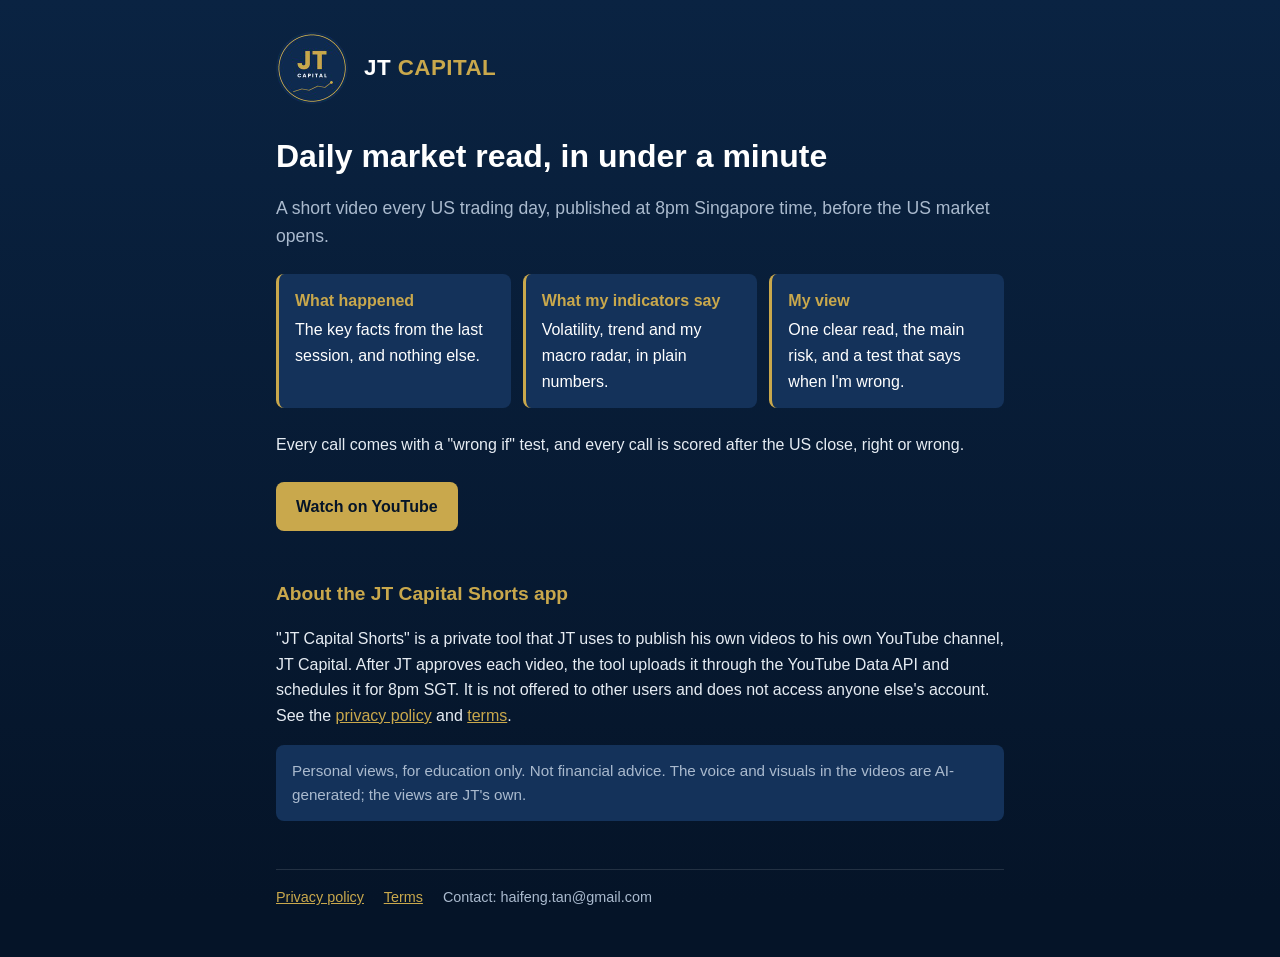
<file: index.html>
<!doctype html>
<html lang="en">
<head>
<meta charset="utf-8">
<meta name="viewport" content="width=device-width, initial-scale=1">
<title>JT Capital · Daily market read</title>
<meta name="description" content="JT Capital: a daily market read in under a minute. What happened, what my indicators say, and my view, with every call logged and scored.">
<link rel="icon" type="image/png" href="[data-uri]">
<link rel="stylesheet" href="style.css">
</head>
<body>
<div class="wrap">
  <header>
    <a href="./" aria-label="JT Capital home"><span class="logo" role="img" aria-label="JT Capital emblem"></span></a>
    <a href="./" class="brand">JT <span>CAPITAL</span></a>
  </header>

  <h1>Daily market read, in under a minute</h1>
  <p class="lead">A short video every US trading day, published at 8pm Singapore time, before the US market opens.</p>

  <div class="pillars">
    <div class="pill"><b>What happened</b>The key facts from the last session, and nothing else.</div>
    <div class="pill"><b>What my indicators say</b>Volatility, trend and my macro radar, in plain numbers.</div>
    <div class="pill"><b>My view</b>One clear read, the main risk, and a test that says when I'm wrong.</div>
  </div>

  <p>Every call comes with a "wrong if" test, and every call is scored after the US close, right or wrong.</p>
  <a class="btn" href="https://www.youtube.com/channel/UClFKPtNfAZzqFfFD7uQlahw">Watch on YouTube</a>

  <h2>About the JT Capital Shorts app</h2>
  <p>"JT Capital Shorts" is a private tool that JT uses to publish his own videos to his own YouTube channel, JT Capital. After JT approves each video, the tool uploads it through the YouTube Data API and schedules it for 8pm SGT. It is not offered to other users and does not access anyone else's account. See the <a href="privacy.html">privacy policy</a> and <a href="terms.html">terms</a>.</p>

  <p class="note">Personal views, for education only. Not financial advice. The voice and visuals in the videos are AI-generated; the views are JT's own.</p>

  <footer>
    <a href="privacy.html">Privacy policy</a>
    <a href="terms.html">Terms</a>
    <span>Contact: haifeng.tan@gmail.com</span>
  </footer>
</div>
</body>
</html>
</file>
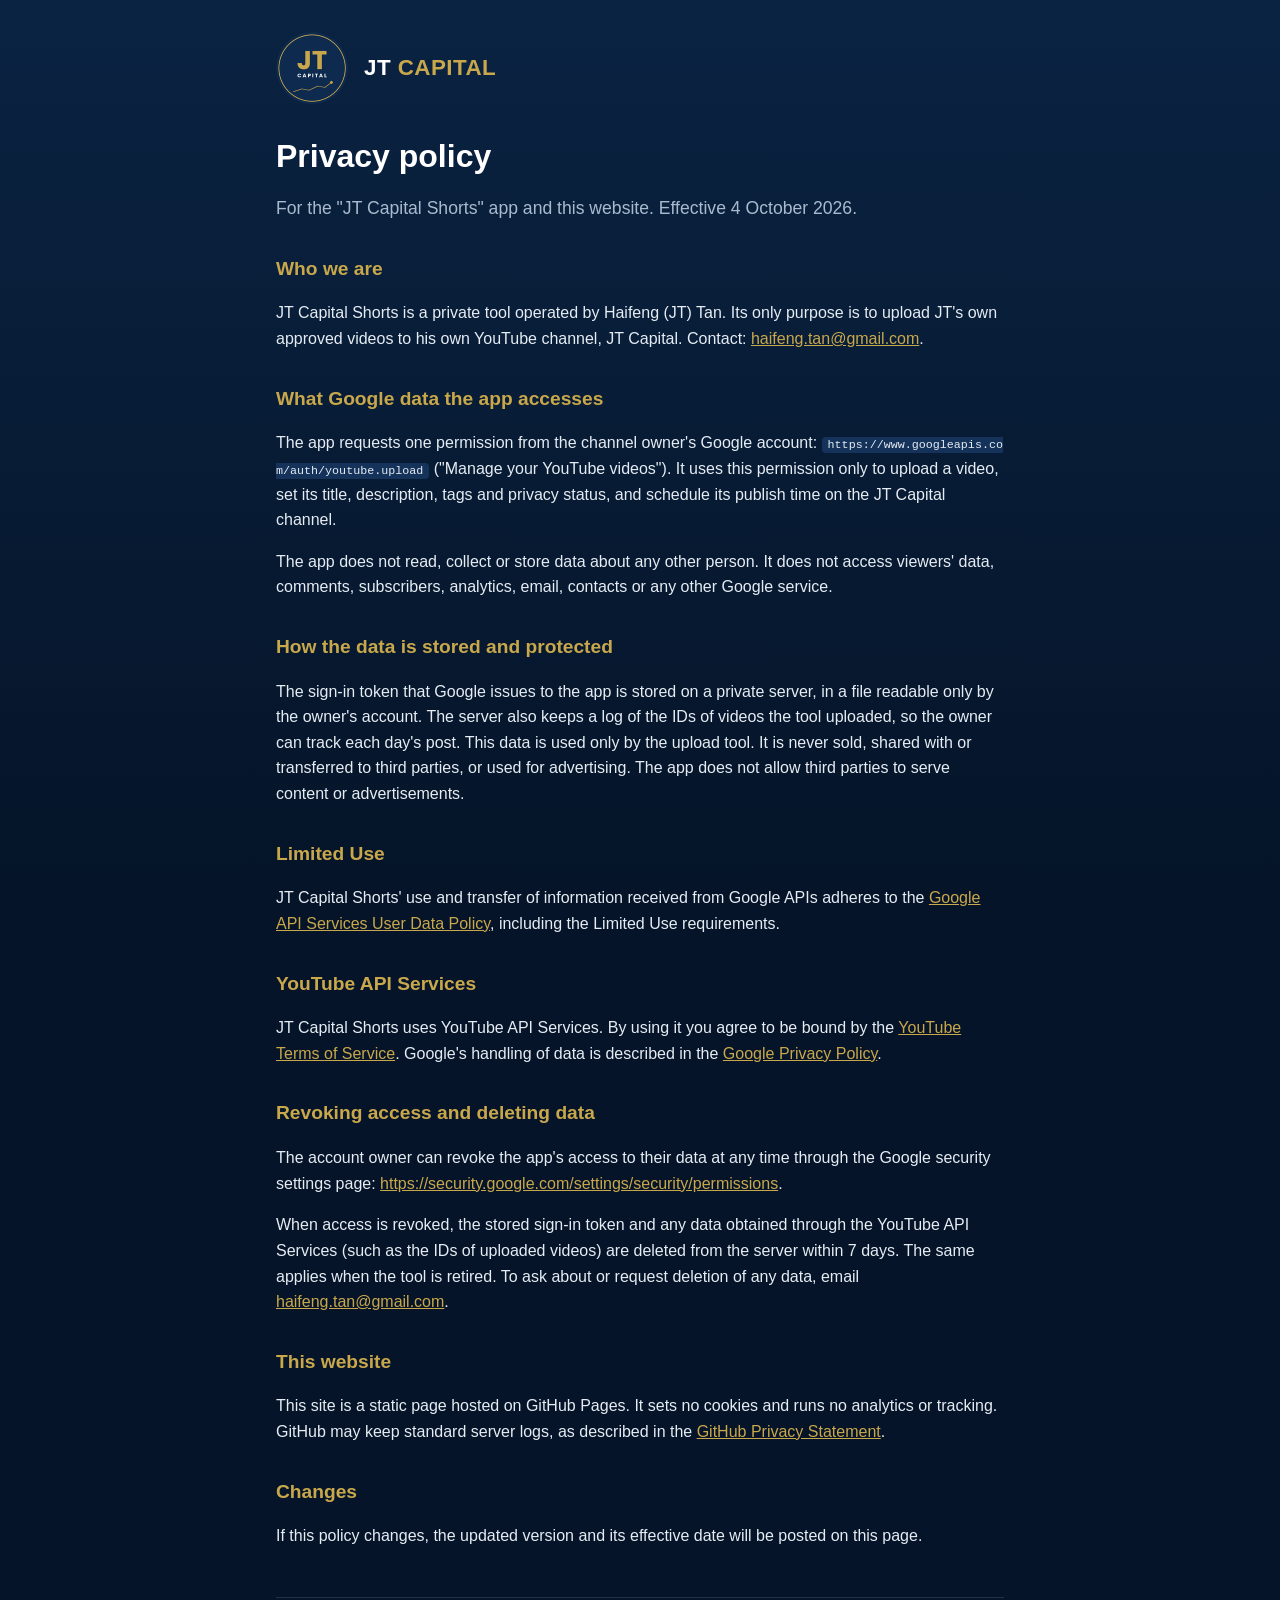
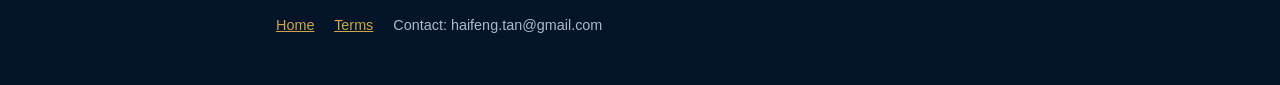
<file: privacy.html>
<!doctype html>
<html lang="en">
<head>
<meta charset="utf-8">
<meta name="viewport" content="width=device-width, initial-scale=1">
<title>Privacy policy · JT Capital</title>
<link rel="icon" type="image/png" href="[data-uri]">
<link rel="stylesheet" href="style.css">
</head>
<body>
<div class="wrap">
  <header>
    <a href="./" aria-label="JT Capital home"><span class="logo" role="img" aria-label="JT Capital emblem"></span></a>
    <a href="./" class="brand">JT <span>CAPITAL</span></a>
  </header>

  <h1>Privacy policy</h1>
  <p class="lead">For the "JT Capital Shorts" app and this website. Effective 4 October 2026.</p>

  <h2>Who we are</h2>
  <p>JT Capital Shorts is a private tool operated by Haifeng (JT) Tan. Its only purpose is to upload JT's own approved videos to his own YouTube channel, JT Capital. Contact: <a href="mailto:haifeng.tan@gmail.com">haifeng.tan@gmail.com</a>.</p>

  <h2>What Google data the app accesses</h2>
  <p>The app requests one permission from the channel owner's Google account: <code>https://www.googleapis.com/auth/youtube.upload</code> ("Manage your YouTube videos"). It uses this permission only to upload a video, set its title, description, tags and privacy status, and schedule its publish time on the JT Capital channel.</p>
  <p>The app does not read, collect or store data about any other person. It does not access viewers' data, comments, subscribers, analytics, email, contacts or any other Google service.</p>

  <h2>How the data is stored and protected</h2>
  <p>The sign-in token that Google issues to the app is stored on a private server, in a file readable only by the owner's account. The server also keeps a log of the IDs of videos the tool uploaded, so the owner can track each day's post. This data is used only by the upload tool. It is never sold, shared with or transferred to third parties, or used for advertising. The app does not allow third parties to serve content or advertisements.</p>

  <h2>Limited Use</h2>
  <p>JT Capital Shorts' use and transfer of information received from Google APIs adheres to the <a href="https://developers.google.com/terms/api-services-user-data-policy">Google API Services User Data Policy</a>, including the Limited Use requirements.</p>

  <h2>YouTube API Services</h2>
  <p>JT Capital Shorts uses YouTube API Services. By using it you agree to be bound by the <a href="https://www.youtube.com/t/terms">YouTube Terms of Service</a>. Google's handling of data is described in the <a href="http://www.google.com/policies/privacy">Google Privacy Policy</a>.</p>

  <h2>Revoking access and deleting data</h2>
  <p>The account owner can revoke the app's access to their data at any time through the Google security settings page: <a href="https://security.google.com/settings/security/permissions">https://security.google.com/settings/security/permissions</a>.</p>
  <p>When access is revoked, the stored sign-in token and any data obtained through the YouTube API Services (such as the IDs of uploaded videos) are deleted from the server within 7 days. The same applies when the tool is retired. To ask about or request deletion of any data, email <a href="mailto:haifeng.tan@gmail.com">haifeng.tan@gmail.com</a>.</p>

  <h2>This website</h2>
  <p>This site is a static page hosted on GitHub Pages. It sets no cookies and runs no analytics or tracking. GitHub may keep standard server logs, as described in the <a href="https://docs.github.com/en/site-policy/privacy-policies/github-general-privacy-statement">GitHub Privacy Statement</a>.</p>

  <h2>Changes</h2>
  <p>If this policy changes, the updated version and its effective date will be posted on this page.</p>

  <footer>
    <a href="./">Home</a>
    <a href="terms.html">Terms</a>
    <span>Contact: haifeng.tan@gmail.com</span>
  </footer>
</div>
</body>
</html>
</file>
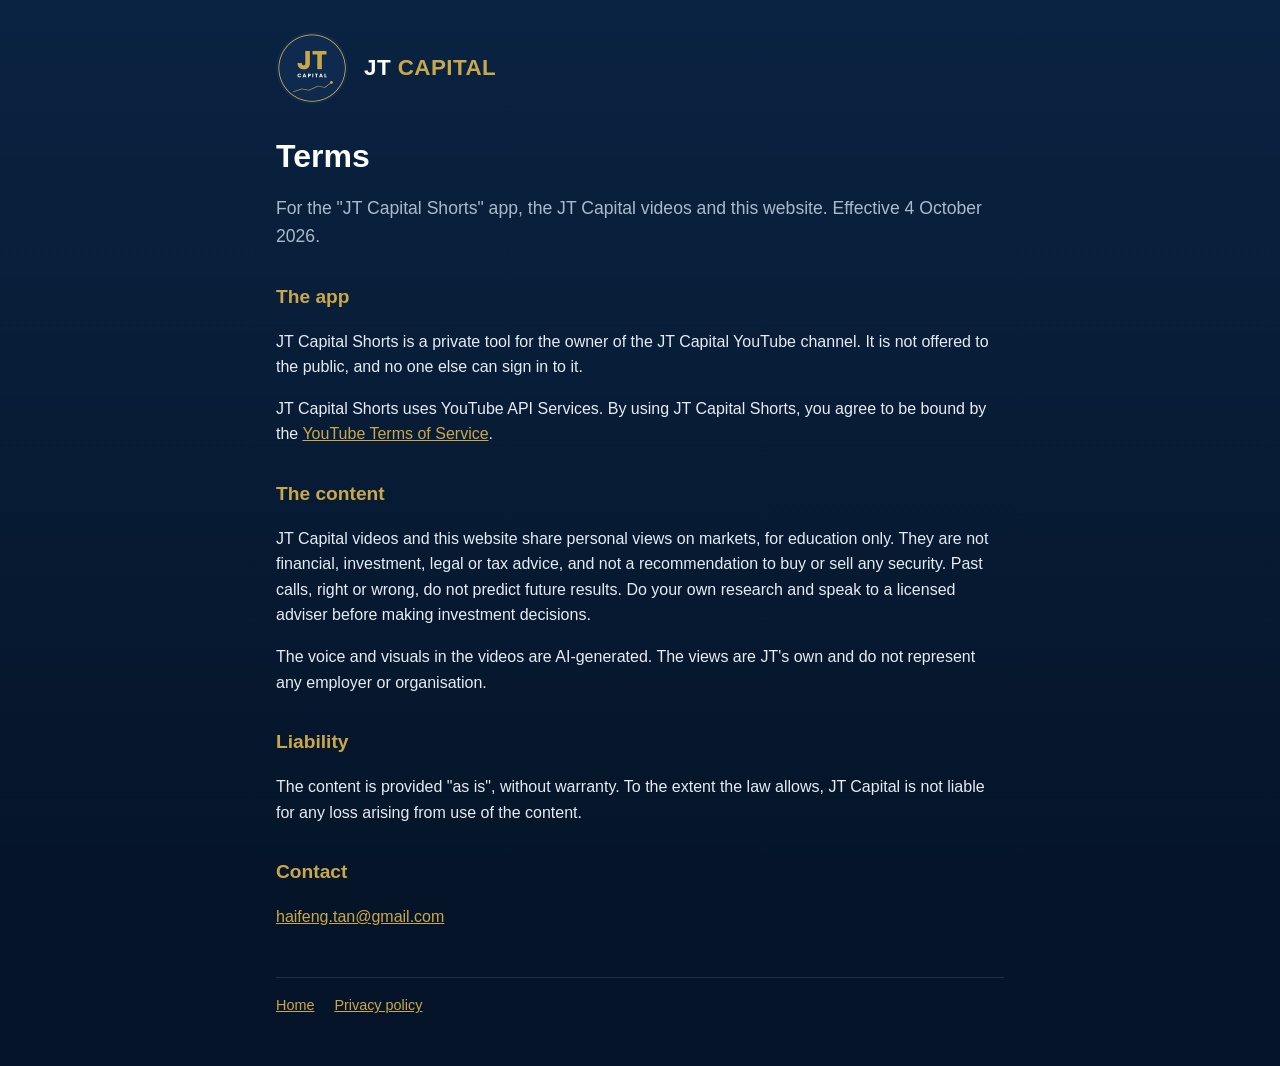
<file: terms.html>
<!doctype html>
<html lang="en">
<head>
<meta charset="utf-8">
<meta name="viewport" content="width=device-width, initial-scale=1">
<title>Terms · JT Capital</title>
<link rel="icon" type="image/png" href="[data-uri]">
<link rel="stylesheet" href="style.css">
</head>
<body>
<div class="wrap">
  <header>
    <a href="./" aria-label="JT Capital home"><span class="logo" role="img" aria-label="JT Capital emblem"></span></a>
    <a href="./" class="brand">JT <span>CAPITAL</span></a>
  </header>

  <h1>Terms</h1>
  <p class="lead">For the "JT Capital Shorts" app, the JT Capital videos and this website. Effective 4 October 2026.</p>

  <h2>The app</h2>
  <p>JT Capital Shorts is a private tool for the owner of the JT Capital YouTube channel. It is not offered to the public, and no one else can sign in to it.</p>
  <p>JT Capital Shorts uses YouTube API Services. By using JT Capital Shorts, you agree to be bound by the <a href="https://www.youtube.com/t/terms">YouTube Terms of Service</a>.</p>

  <h2>The content</h2>
  <p>JT Capital videos and this website share personal views on markets, for education only. They are not financial, investment, legal or tax advice, and not a recommendation to buy or sell any security. Past calls, right or wrong, do not predict future results. Do your own research and speak to a licensed adviser before making investment decisions.</p>
  <p>The voice and visuals in the videos are AI-generated. The views are JT's own and do not represent any employer or organisation.</p>

  <h2>Liability</h2>
  <p>The content is provided "as is", without warranty. To the extent the law allows, JT Capital is not liable for any loss arising from use of the content.</p>

  <h2>Contact</h2>
  <p><a href="mailto:haifeng.tan@gmail.com">haifeng.tan@gmail.com</a></p>

  <footer>
    <a href="./">Home</a>
    <a href="privacy.html">Privacy policy</a>
  </footer>
</div>
</body>
</html>
</file>
<file: style.css>
:root {
  --navy: #0a2342;
  --navy-deep: #051428;
  --card: #14325a;
  --gold: #c9a84c;
  --text: #ffffff;
  --muted: #aabace;
}
* { box-sizing: border-box; }
html, body { margin: 0; padding: 0; }
html { background: var(--navy-deep); }
body {
  background: linear-gradient(180deg, var(--navy) 0%, var(--navy-deep) 100%) fixed;
  color: var(--text);
  font-family: "Poppins", -apple-system, BlinkMacSystemFont, "Segoe UI", Roboto, Helvetica, Arial, sans-serif;
  line-height: 1.6;
  min-height: 100vh;
}
.wrap { max-width: 760px; margin: 0 auto; padding: 32px 16px 48px; }
header { display: flex; align-items: center; gap: 16px; margin-bottom: 32px; }
header .logo { display: block; width: 72px; height: 72px; border-radius: 50%;
  background: url([data-uri]) center / cover no-repeat; }
header .brand { font-weight: 700; font-size: 1.4rem; letter-spacing: 0.02em; }
header .brand span { color: var(--gold); }
header a { color: inherit; text-decoration: none; }
h1 { font-size: 2rem; line-height: 1.25; margin: 0 0 12px; }
h2 { font-size: 1.2rem; color: var(--gold); margin: 32px 0 8px; }
p, li { color: #e6ecf3; }
.lead { font-size: 1.1rem; color: var(--muted); margin-bottom: 24px; }
.pillars { display: grid; grid-template-columns: repeat(auto-fit, minmax(200px, 1fr)); gap: 12px; margin: 24px 0; }
.pill { background: var(--card); border-left: 3px solid var(--gold); border-radius: 8px; padding: 14px 16px; }
.pill b { display: block; color: var(--gold); margin-bottom: 4px; }
.btn {
  display: inline-block; background: var(--gold); color: var(--navy-deep); font-weight: 700;
  padding: 12px 20px; border-radius: 8px; text-decoration: none; margin: 8px 0 16px;
}
.note { background: var(--card); border-radius: 8px; padding: 14px 16px; color: var(--muted); font-size: 0.95rem; }
a { color: var(--gold); }
code { background: var(--card); padding: 1px 6px; border-radius: 4px; font-size: 0.9em; word-break: break-all; }
footer { margin-top: 48px; padding-top: 16px; border-top: 1px solid rgba(255,255,255,0.12); color: var(--muted); font-size: 0.9rem; }
footer a { margin-right: 16px; }
</file>
